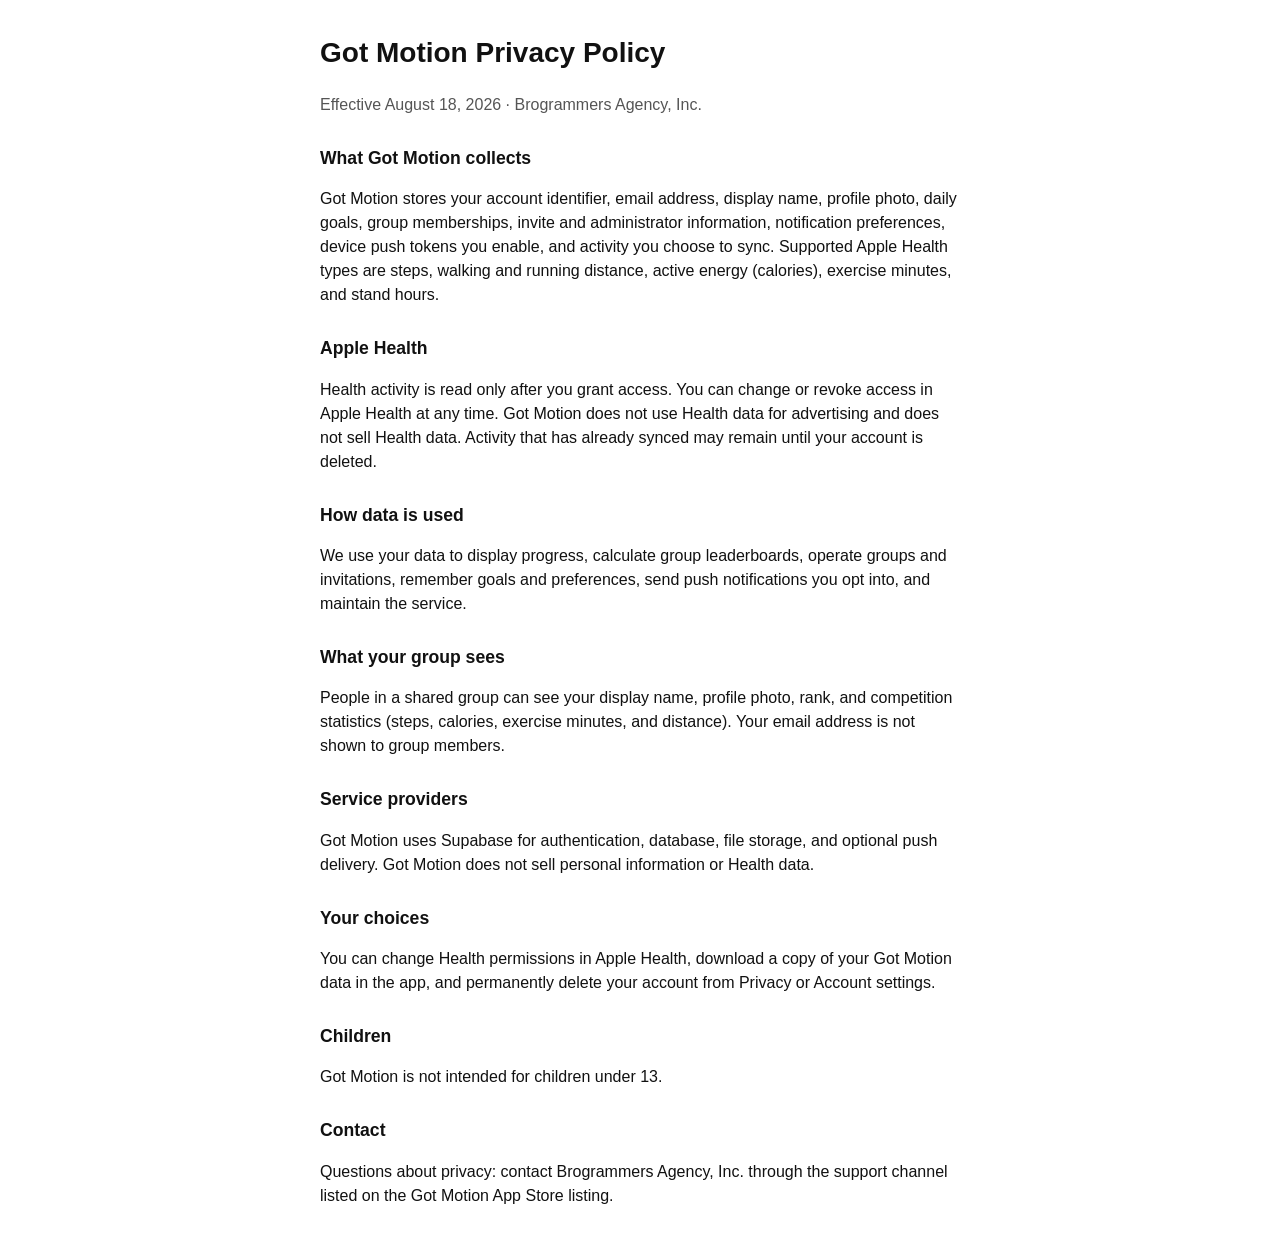
<file: docs/privacy.html>
<!DOCTYPE html>
<html lang="en">
<head>
  <meta charset="utf-8" />
  <meta name="viewport" content="width=device-width, initial-scale=1" />
  <title>Got Motion Privacy Policy</title>
  <style>
    body { font-family: -apple-system, BlinkMacSystemFont, Segoe UI, sans-serif; max-width: 40rem; margin: 2rem auto; padding: 0 1.25rem; line-height: 1.5; color: #111; }
    h1 { font-size: 1.75rem; }
    h2 { font-size: 1.1rem; margin-top: 1.75rem; }
    .muted { color: #555; }
  </style>
</head>
<body>
  <h1>Got Motion Privacy Policy</h1>
  <p class="muted">Effective August 18, 2026 · Brogrammers Agency, Inc.</p>

  <h2>What Got Motion collects</h2>
  <p>Got Motion stores your account identifier, email address, display name, profile photo, daily goals, group memberships, invite and administrator information, notification preferences, device push tokens you enable, and activity you choose to sync. Supported Apple Health types are steps, walking and running distance, active energy (calories), exercise minutes, and stand hours.</p>

  <h2>Apple Health</h2>
  <p>Health activity is read only after you grant access. You can change or revoke access in Apple Health at any time. Got Motion does not use Health data for advertising and does not sell Health data. Activity that has already synced may remain until your account is deleted.</p>

  <h2>How data is used</h2>
  <p>We use your data to display progress, calculate group leaderboards, operate groups and invitations, remember goals and preferences, send push notifications you opt into, and maintain the service.</p>

  <h2>What your group sees</h2>
  <p>People in a shared group can see your display name, profile photo, rank, and competition statistics (steps, calories, exercise minutes, and distance). Your email address is not shown to group members.</p>

  <h2>Service providers</h2>
  <p>Got Motion uses Supabase for authentication, database, file storage, and optional push delivery. Got Motion does not sell personal information or Health data.</p>

  <h2>Your choices</h2>
  <p>You can change Health permissions in Apple Health, download a copy of your Got Motion data in the app, and permanently delete your account from Privacy or Account settings.</p>

  <h2>Children</h2>
  <p>Got Motion is not intended for children under 13.</p>

  <h2>Contact</h2>
  <p>Questions about privacy: contact Brogrammers Agency, Inc. through the support channel listed on the Got Motion App Store listing.</p>
</body>
</html>
</file>
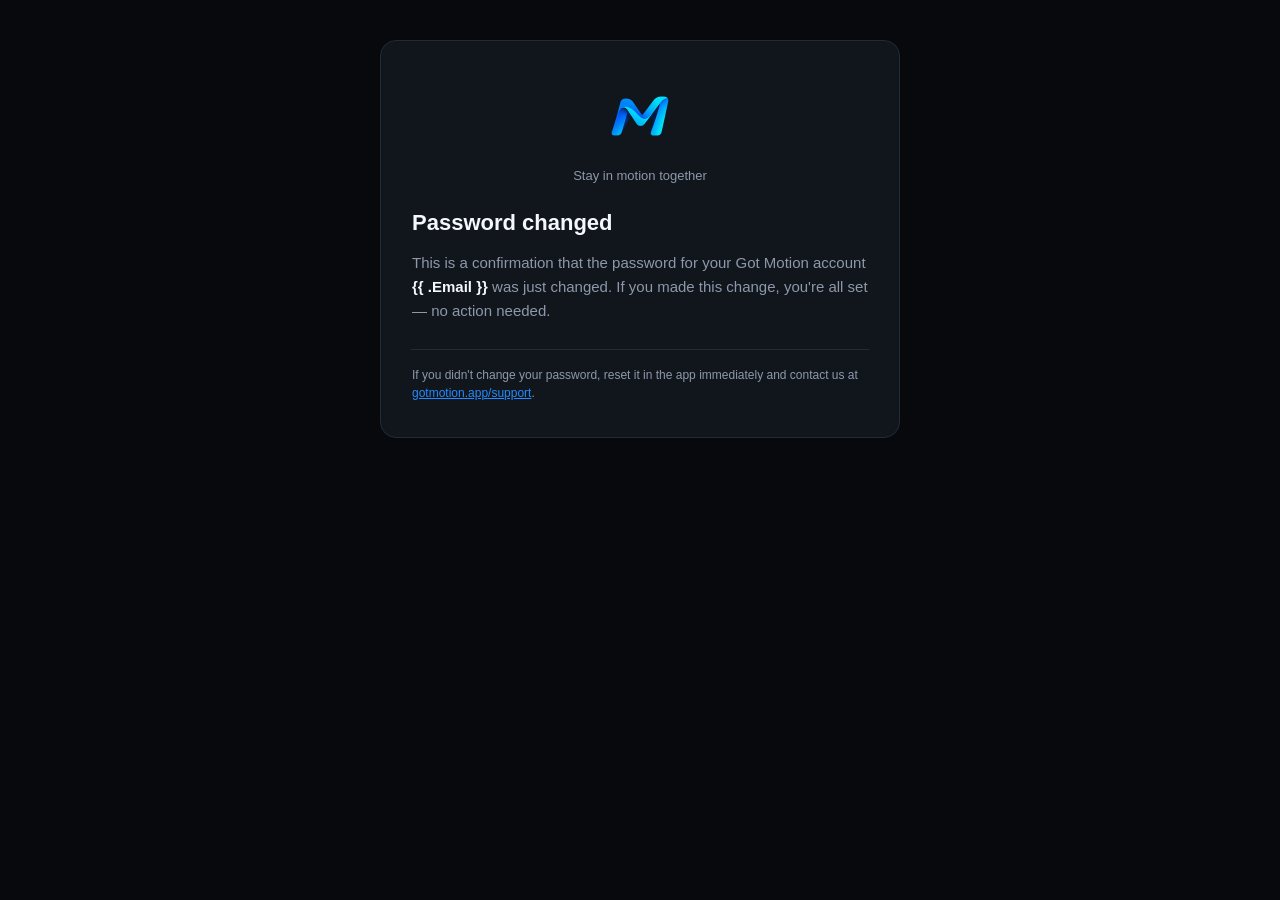
<file: web/email-templates/password-changed.html>
<!DOCTYPE html>
<html>
<body style="margin:0;padding:0;background:#07090d;font-family:-apple-system,BlinkMacSystemFont,'Segoe UI',sans-serif;">
  <table width="100%" cellpadding="0" cellspacing="0" style="background:#07090d;padding:40px 16px;">
    <tr>
      <td align="center">
        <table width="100%" style="max-width:520px;background:#11161d;border:1px solid #222b37;border-radius:16px;padding:32px 28px;">
          <tr>
            <td align="center" style="padding-bottom:24px;background:#11161d;">
              <img src="[data-uri]" alt="Got Motion" width="80" height="80" style="display:block;margin:0 auto 12px;border:0;outline:none;text-decoration:none;" />
              <div style="font-size:13px;color:#8d98aa;margin-top:4px;">Stay in motion together</div>
            </td>
          </tr>
          <tr>
            <td style="color:#f4f7fb;font-size:22px;font-weight:700;padding-bottom:12px;">Password changed</td>
          </tr>
          <tr>
            <td style="color:#8d98aa;font-size:15px;line-height:1.6;padding-bottom:24px;">
              This is a confirmation that the password for your Got Motion account
<strong style="color:#f4f7fb;">{{ .Email }}</strong> was just changed.
If you made this change, you&apos;re all set — no action needed.
            </td>
          </tr>
          <tr>
            <td style="color:#8d98aa;font-size:12px;line-height:1.5;padding-top:16px;border-top:1px solid #222b37;">
              If you didn&apos;t change your password, reset it in the app immediately and contact us at <a href="https://www.gotmotion.app/support" style="color:#238bff;">gotmotion.app/support</a>.
            </td>
          </tr>
        </table>
      </td>
    </tr>
  </table>
</body>
</html>
</file>
